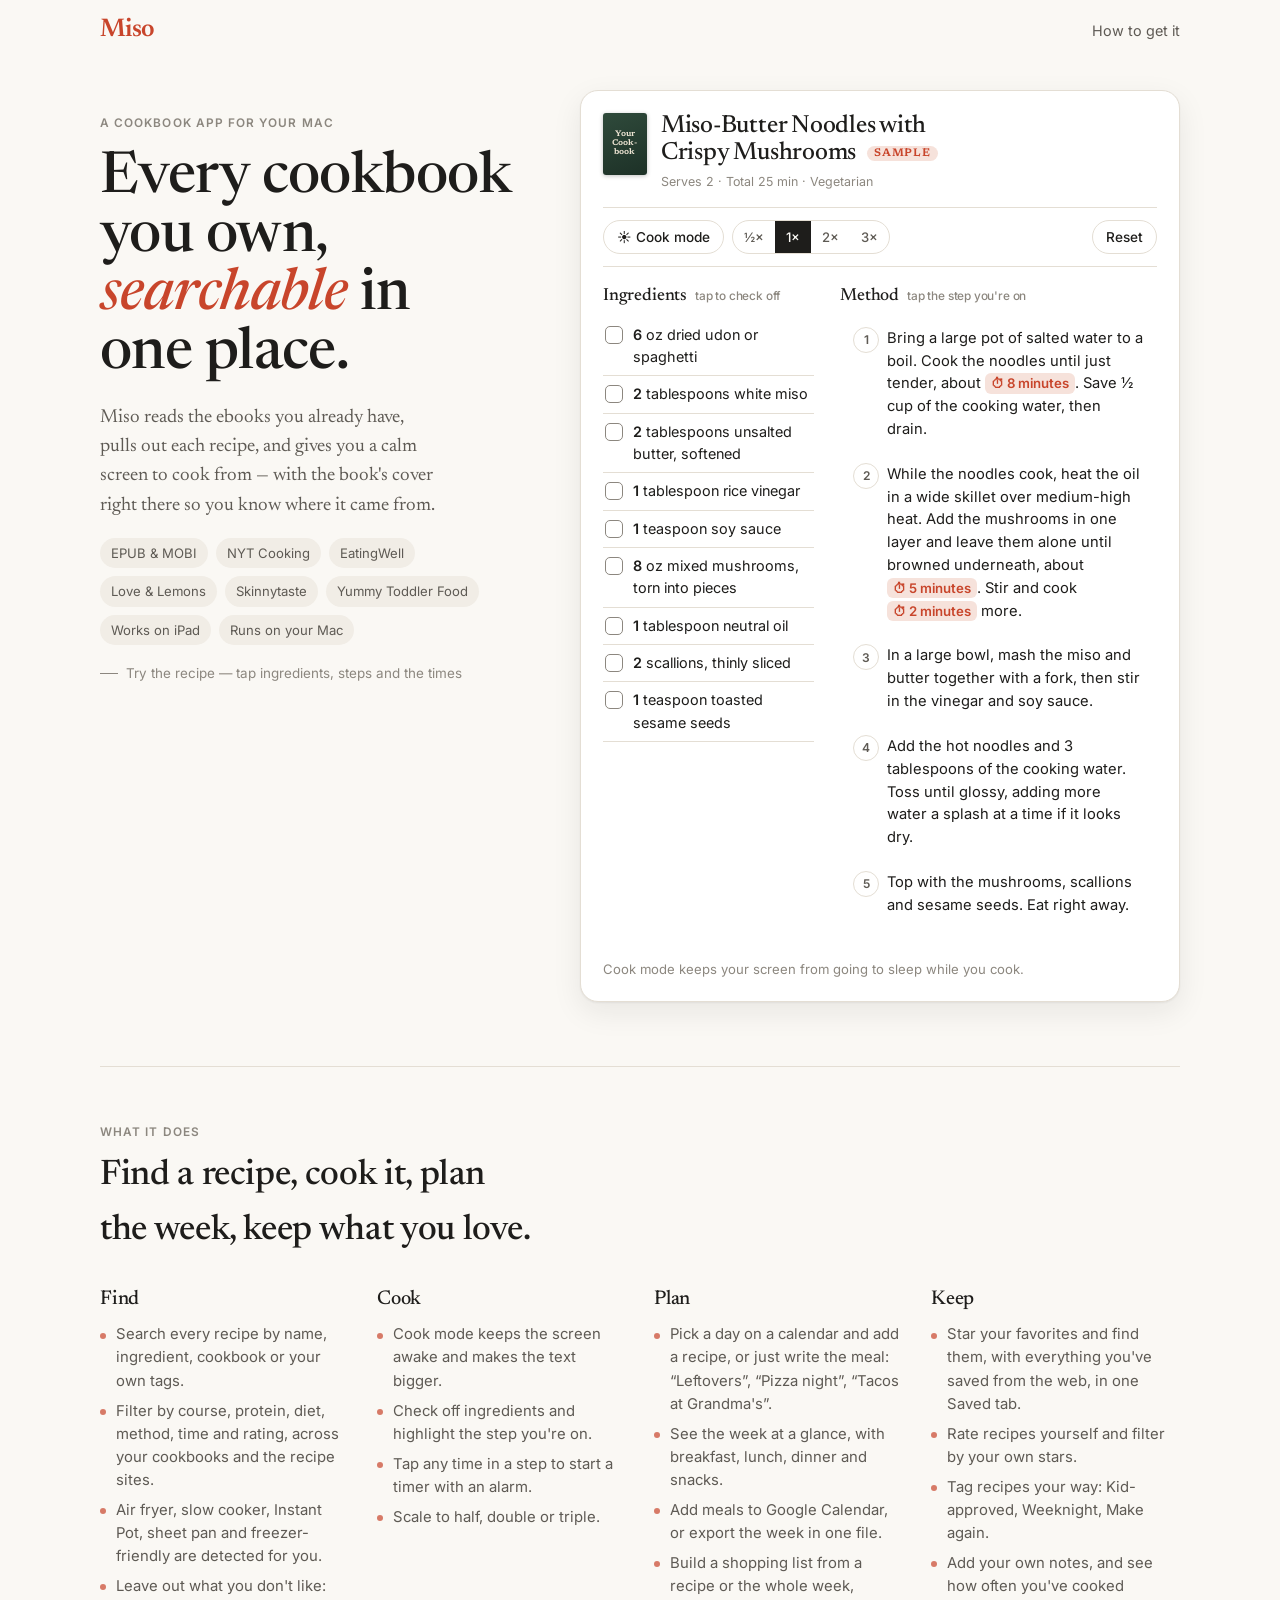
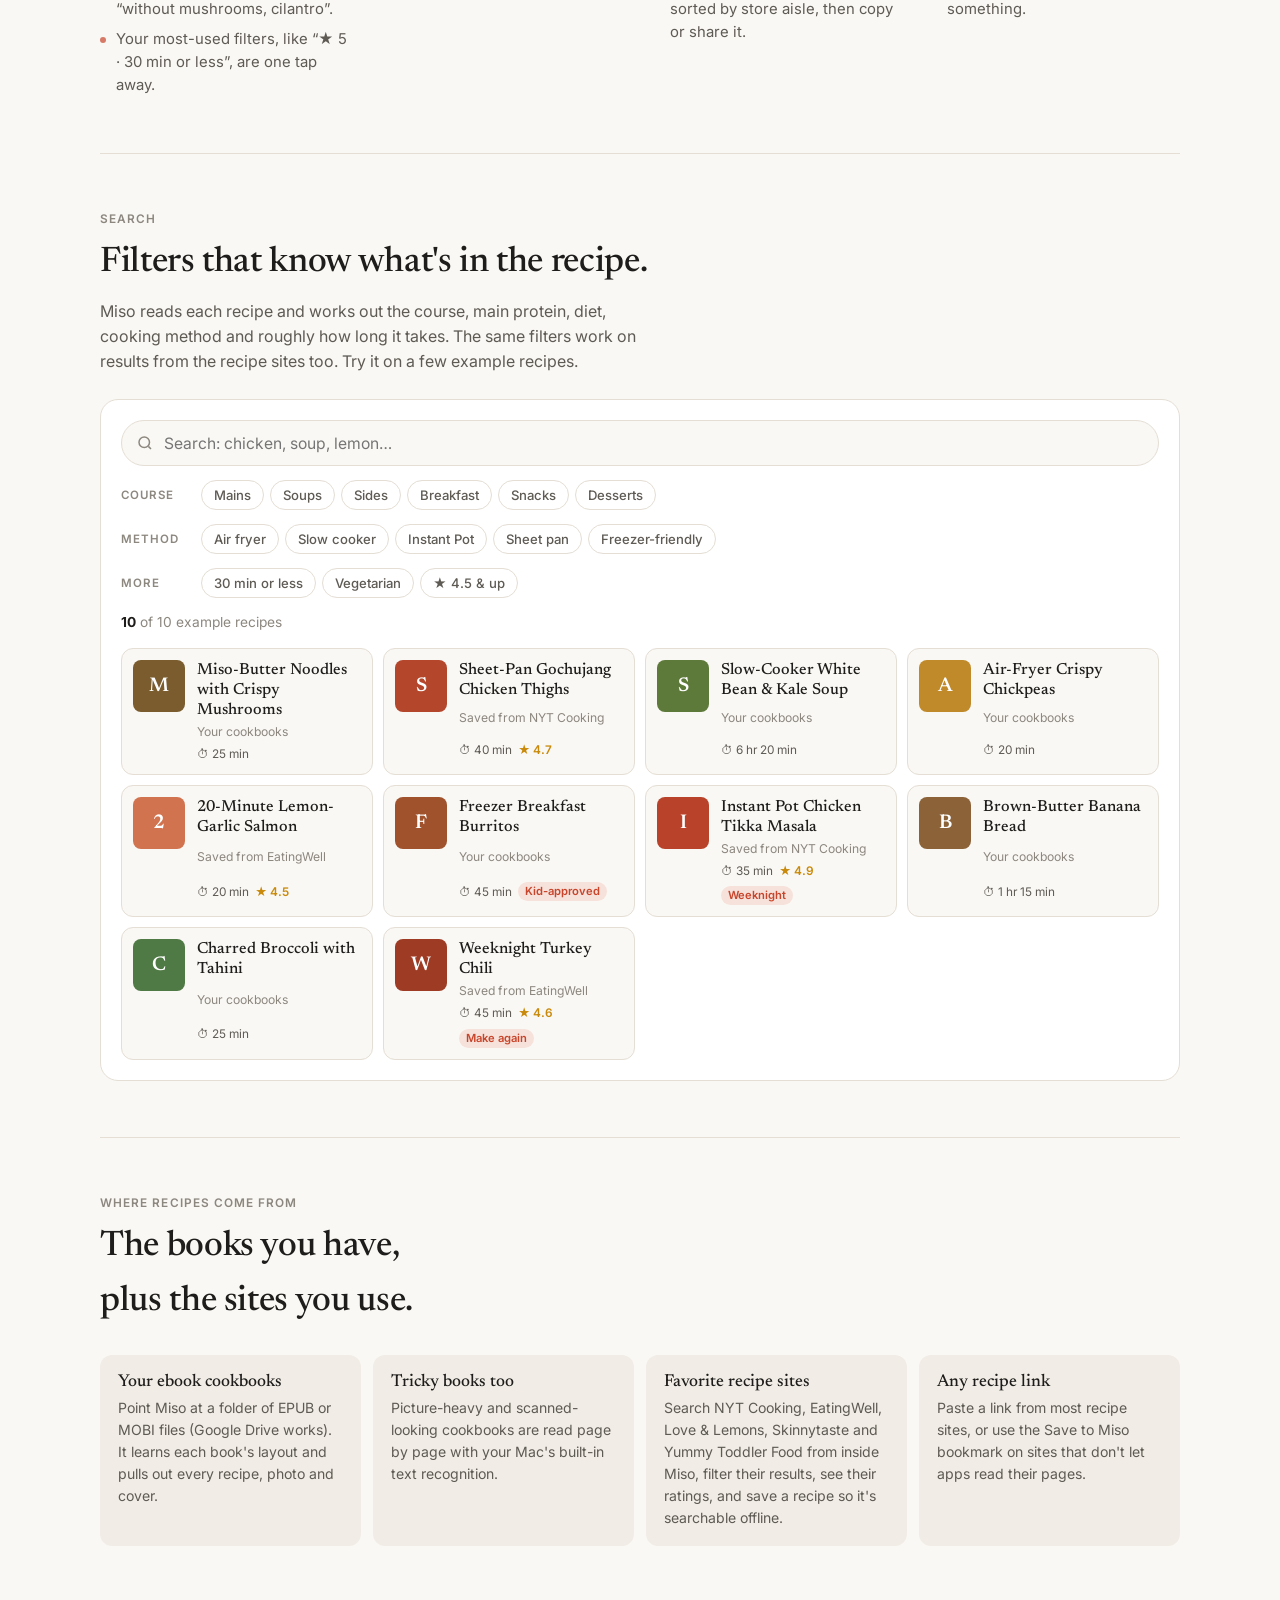
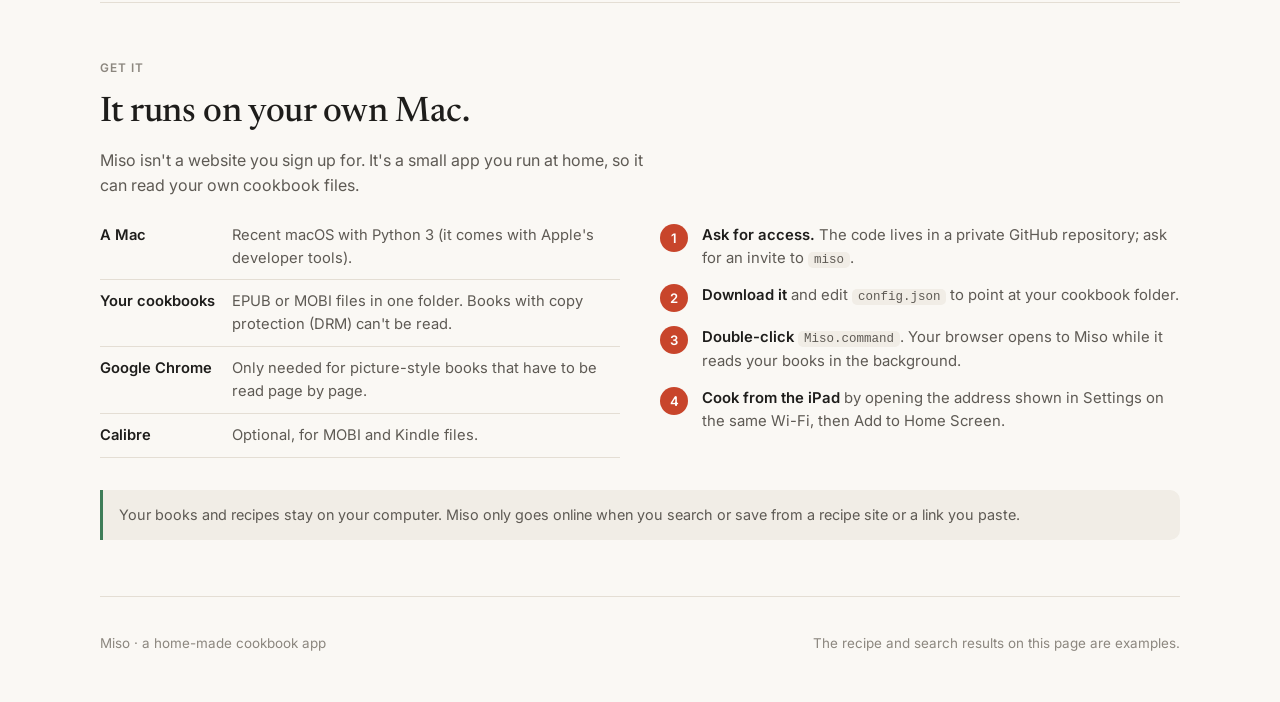
<file: docs/index.html>
<!doctype html>
<html lang="en">
<head>
<meta charset="utf-8">
<meta name="viewport" content="width=device-width, initial-scale=1, viewport-fit=cover">
<meta name="description" content="Miso makes every cookbook you own searchable, with a calm cook mode, shopping list and meal plan. Runs on your own Mac.">
<style>:root{color-scheme:light;padding-top:env(safe-area-inset-top,0px);padding-bottom:env(safe-area-inset-bottom,0px)}body{margin:0;font:14px system-ui,sans-serif}img{max-width:100%}[hidden]{display:none!important}</style>
<title>Miso</title>
<link rel="preconnect" href="https://fonts.googleapis.com">
<link rel="preconnect" href="https://fonts.gstatic.com" crossorigin>
<link href="https://fonts.googleapis.com/css2?family=Newsreader:ital,opsz,wght@0,6..72,400;0,6..72,500;0,6..72,600;1,6..72,400&family=Inter:wght@400;500;600&display=swap" rel="stylesheet">
<style>
/* Layout: a product page that opens on the working cook view; then search, sources, and how to get it — one column of sections, hero split in two on wide screens. */
:root {
  --paper: #FAF8F4;
  --surface: #FFFFFF;
  --sunk: #F1EDE6;
  --ink: #1E1D1B;
  --ink-2: #5E5A54;
  --ink-3: #8C877F;
  --line: #E4DED4;
  --tomato: #C8452B;
  --tomato-soft: #F6E2DB;
  --current: #FFF2CC;
  --current-line: #DB9A13;
  --ok: #3F7D58;
  --star: #C98A0B;
  --display: "Newsreader", "Iowan Old Style", Georgia, serif;
  --body: "Inter", -apple-system, system-ui, sans-serif;
  --r: 12px;
  --shadow: 0 1px 2px rgba(30, 29, 27, .06), 0 10px 30px rgba(30, 29, 27, .08);
}
@media (prefers-color-scheme: dark) {
  :root:not([data-theme="light"]) {
    --paper: #161513; --surface: #1F1E1B; --sunk: #282521; --ink: #F1ECE4; --ink-2: #BAB3A8; --ink-3: #868075;
    --line: #36322C; --tomato: #E8694C; --tomato-soft: #3B261F; --current: #3A3220; --current-line: #E3A21A;
    --ok: #7FBF97; --star: #E0A021; --shadow: 0 1px 2px rgba(0,0,0,.35), 0 10px 30px rgba(0,0,0,.35); color-scheme: dark;
  }
}
:root[data-theme="dark"] {
  --paper: #161513; --surface: #1F1E1B; --sunk: #282521; --ink: #F1ECE4; --ink-2: #BAB3A8; --ink-3: #868075;
  --line: #36322C; --tomato: #E8694C; --tomato-soft: #3B261F; --current: #3A3220; --current-line: #E3A21A;
  --ok: #7FBF97; --star: #E0A021; --shadow: 0 1px 2px rgba(0,0,0,.35), 0 10px 30px rgba(0,0,0,.35); color-scheme: dark;
}

* { box-sizing: border-box; }
body { background: var(--paper); color: var(--ink); font: 15px/1.55 var(--body); -webkit-font-smoothing: antialiased; }
.wrap { max-width: 1120px; margin: 0 auto; padding-inline: 20px; }
h1, h2, h3 { font-family: var(--display); font-weight: 500; letter-spacing: -.01em; margin: 0; text-wrap: balance; }
p { margin: 0; }
button { font: inherit; color: inherit; background: none; border: 0; padding: 0; cursor: pointer; }
button:focus-visible, input:focus-visible { outline: 2px solid var(--tomato); outline-offset: 2px; }
.eyebrow { font-size: .74rem; font-weight: 600; text-transform: uppercase; letter-spacing: .09em; color: var(--ink-3); }

/* ---------- top ---------- */
.top { display: flex; align-items: center; justify-content: space-between; padding-block: 18px; }
.brand { font: 600 1.6rem/1 var(--display); color: var(--tomato); letter-spacing: -.02em; }
.top a { color: var(--ink-2); font-size: .9rem; text-decoration: none; }
.top a:hover { color: var(--ink); }

/* ---------- hero ---------- */
.hero { display: grid; grid-template-columns: minmax(0, .9fr) minmax(0, 1.25fr); gap: 48px; align-items: start; padding-block: 28px 64px; }
.pitch { padding-top: 24px; display: grid; gap: 18px; }
.pitch h1 { font-size: clamp(2.4rem, 5vw, 3.6rem); line-height: 1.02; }
.pitch h1 em { font-style: italic; color: var(--tomato); }
.pitch .lede { font: 400 1.18rem/1.55 var(--display); color: var(--ink-2); max-width: 34ch; }
.facts { display: flex; flex-wrap: wrap; gap: 8px; }
.facts span { font-size: .82rem; color: var(--ink-2); background: var(--sunk); padding: 5px 11px; border-radius: 999px; }
.hint { font-size: .84rem; color: var(--ink-3); display: flex; gap: 8px; align-items: center; }
.hint::before { content: ""; width: 18px; height: 1px; background: var(--ink-3); }
@media (max-width: 900px) { .hero { grid-template-columns: 1fr; gap: 28px; } .pitch { padding-top: 0; } }

/* ---------- demo recipe ---------- */
.recipe { background: var(--surface); border: 1px solid var(--line); border-radius: 18px; box-shadow: var(--shadow); padding: 22px; display: grid; gap: 16px; min-width: 0; }
.r-head { display: flex; gap: 14px; align-items: flex-start; }
.r-head .thumb { width: 44px; height: 62px; border-radius: 3px; flex: none; display: grid; place-items: center; text-align: center; padding: 4px;
  background: linear-gradient(160deg, #2F4A3B, #1D3127); color: #EDE4D3; font: 600 .5rem/1.15 var(--display); box-shadow: 0 1px 4px rgba(0,0,0,.25); }
.r-head h2 { font-size: 1.55rem; line-height: 1.12; }
.r-head small { display: block; font-size: .78rem; color: var(--ink-3); margin-top: 4px; }
.sample { font-size: .68rem; font-weight: 600; text-transform: uppercase; letter-spacing: .08em; color: var(--tomato); background: var(--tomato-soft); padding: 2px 7px; border-radius: 999px; margin-left: 6px; vertical-align: 3px; }
.toolbar { display: flex; flex-wrap: wrap; gap: 8px; align-items: center; padding-block: 12px; border-block: 1px solid var(--line); }
.toolbar .sep { flex: 1; }
.btn { display: inline-flex; align-items: center; gap: 6px; height: 34px; padding: 0 13px; border-radius: 999px; border: 1px solid var(--line); background: var(--surface); font-size: .85rem; font-weight: 500; }
.btn:hover { border-color: var(--ink-3); }
.btn.on { background: var(--tomato-soft); border-color: var(--tomato); color: var(--tomato); }
.scale { display: inline-flex; border: 1px solid var(--line); border-radius: 999px; overflow: hidden; }
.scale button { height: 32px; padding: 0 11px; font-size: .82rem; font-weight: 500; color: var(--ink-2); }
.scale button[aria-pressed="true"] { background: var(--ink); color: var(--paper); }
.cols { display: grid; grid-template-columns: minmax(0, 1fr) minmax(0, 1.5fr); gap: 26px; }
@media (max-width: 640px) { .cols { grid-template-columns: 1fr; } }
.cols h3 { font-size: 1.1rem; margin-bottom: 6px; display: flex; gap: 8px; align-items: baseline; }
.cols h3 small { font: 500 .74rem var(--body); color: var(--ink-3); }
.ings { list-style: none; margin: 0; padding: 0; }
.ings li { display: flex; gap: 10px; padding: 7px 2px; border-bottom: 1px solid var(--line); cursor: pointer; user-select: none; font-size: .9rem; }
.ings .box { width: 18px; height: 18px; flex: none; border: 1.5px solid var(--ink-3); border-radius: 5px; margin-top: 2px; display: grid; place-items: center; }
.ings li.done { color: var(--ink-3); }
.ings li.done .t { text-decoration: line-through; }
.ings li.done .box { background: var(--ok); border-color: var(--ok); }
.ings li.done .box::after { content: ""; width: 4px; height: 9px; border: solid #fff; border-width: 0 2px 2px 0; transform: rotate(45deg) translate(-1px, -1px); }
.q { font-weight: 600; }
.steps { list-style: none; margin: 0; padding: 0; counter-reset: s; display: grid; gap: 2px; }
.steps li { position: relative; padding: 10px 12px 10px 44px; border-radius: 10px; border-left: 3px solid transparent; cursor: pointer; font-size: .92rem; line-height: 1.55; transition: background .2s, opacity .2s; }
.steps li::before { counter-increment: s; content: counter(s); position: absolute; left: 10px; top: 10px; width: 24px; height: 24px; border-radius: 50%; border: 1.5px solid var(--line); display: grid; place-items: center; font: 600 .75rem var(--body); color: var(--ink-2); }
.steps li:hover { background: var(--sunk); }
.steps li.cur { background: var(--current); border-left-color: var(--current-line); }
.steps li.cur::before { background: var(--current-line); border-color: var(--current-line); color: #fff; }
.steps li.past { opacity: .45; }
.steps li.past::before { content: "✓"; background: var(--ok); border-color: var(--ok); color: #fff; }
body.cooking .steps li { font-size: 1.04rem; }
.tmr { display: inline-flex; gap: 3px; align-items: center; padding: 0 6px; border-radius: 6px; background: var(--tomato-soft); color: var(--tomato); font-weight: 600; font-size: .9em; white-space: nowrap; cursor: pointer; }
.tmr:hover { background: var(--tomato); color: #fff; }
.stepper { display: flex; align-items: center; justify-content: space-between; gap: 8px; background: var(--ink); color: var(--paper); border-radius: 999px; padding: 5px; }
.stepper button { height: 38px; padding: 0 16px; border-radius: 999px; font-weight: 600; font-size: .88rem; }
.stepper button:hover { background: rgba(127,127,127,.25); }
.stepper span { font-size: .84rem; opacity: .8; font-variant-numeric: tabular-nums; }
.timers { display: flex; flex-wrap: wrap; gap: 8px; }
.timer { display: inline-flex; align-items: center; gap: 10px; padding: 5px 6px 5px 12px; border-radius: 999px; background: var(--sunk); font-variant-numeric: tabular-nums; }
.timer b { font-size: 1.02rem; min-width: 52px; }
.timer small { font-size: .78rem; color: var(--ink-3); }
.timer button { width: 26px; height: 26px; border-radius: 50%; font-size: .8rem; color: var(--ink-2); }
.timer button:hover { background: var(--line); }
.timer.ring { background: var(--tomato); color: #fff; }
.timer.ring small, .timer.ring button { color: #fff; }
.note { font-size: .82rem; color: var(--ink-3); }

/* ---------- sections ---------- */
section.block { padding-block: 56px; border-top: 1px solid var(--line); display: grid; gap: 26px; }
.block-head { display: grid; gap: 8px; max-width: 62ch; }
.block-head h2 { font-size: clamp(1.7rem, 3vw, 2.2rem); }
.block-head p { color: var(--ink-2); font-size: 1rem; }

/* features */
.features { display: grid; grid-template-columns: repeat(4, minmax(0, 1fr)); gap: 28px; }
@media (max-width: 1040px) { .features { grid-template-columns: repeat(2, minmax(0, 1fr)); } }
@media (max-width: 820px) { .features { grid-template-columns: 1fr; gap: 22px; } }
.feature h3 { font-size: 1.25rem; margin-bottom: 8px; }
.feature ul { margin: 0; padding: 0; list-style: none; display: grid; gap: 7px; }
.feature li { color: var(--ink-2); font-size: .93rem; padding-left: 16px; position: relative; }
.feature li::before { content: ""; position: absolute; left: 0; top: .62em; width: 6px; height: 6px; border-radius: 50%; background: var(--tomato); opacity: .7; }

/* search demo */
.search-demo { background: var(--surface); border: 1px solid var(--line); border-radius: 18px; padding: 20px; display: grid; gap: 14px; min-width: 0; }
.sbox { position: relative; }
.sbox input { width: 100%; height: 46px; border-radius: 999px; border: 1px solid var(--line); background: var(--paper); padding: 0 18px 0 42px; font: inherit; font-size: .98rem; color: var(--ink); outline: none; }
.sbox input:focus { border-color: var(--ink-3); }
.sbox svg { position: absolute; left: 15px; top: 50%; transform: translateY(-50%); color: var(--ink-3); }
.chips { display: flex; flex-wrap: wrap; gap: 6px; }
.chip { height: 30px; padding: 0 12px; border-radius: 999px; border: 1px solid var(--line); font-size: .82rem; font-weight: 500; color: var(--ink-2); background: var(--surface); }
.chip:hover { border-color: var(--ink-3); }
.chip[aria-pressed="true"] { background: var(--ink); color: var(--paper); border-color: var(--ink); }
.chip-group { display: flex; flex-wrap: wrap; gap: 6px; align-items: center; }
.chip-group > span { font-size: .72rem; font-weight: 600; text-transform: uppercase; letter-spacing: .08em; color: var(--ink-3); width: 74px; }
.count { font-size: .86rem; color: var(--ink-3); }
.count b { color: var(--ink); }
.results { display: grid; grid-template-columns: repeat(auto-fill, minmax(250px, 1fr)); gap: 10px; }
.card { display: flex; gap: 12px; padding: 11px; border-radius: var(--r); border: 1px solid var(--line); background: var(--paper); min-width: 0; }
.card .thumb { width: 52px; height: 52px; border-radius: 8px; flex: none; display: grid; place-items: center; font: 600 1.25rem var(--display); color: #fff; }
.card .body { min-width: 0; display: grid; gap: 3px; }
.card h4 { margin: 0; font: 500 1rem/1.25 var(--display); }
.card .src { font-size: .76rem; color: var(--ink-3); }
.card .meta { display: flex; flex-wrap: wrap; gap: 6px; align-items: center; font-size: .74rem; color: var(--ink-2); }
.stars { color: var(--star); font-weight: 600; }
.tag { font-size: .7rem; font-weight: 600; padding: 1px 7px; border-radius: 999px; background: var(--tomato-soft); color: var(--tomato); }
.empty { color: var(--ink-3); font-size: .9rem; padding: 10px 0; }

/* sources */
.sources { display: grid; grid-template-columns: repeat(auto-fit, minmax(220px, 1fr)); gap: 12px; }
.source { padding: 18px; border-radius: var(--r); background: var(--sunk); display: grid; gap: 6px; align-content: start; }
.source b { font: 500 1.08rem var(--display); }
.source p { font-size: .88rem; color: var(--ink-2); }

/* get it */
.getit { display: grid; grid-template-columns: minmax(0, 1fr) minmax(0, 1fr); gap: 40px; align-items: start; }
@media (max-width: 820px) { .getit { grid-template-columns: 1fr; gap: 24px; } }
.needs { list-style: none; margin: 0; padding: 0; display: grid; gap: 10px; }
.needs li { display: grid; grid-template-columns: 120px minmax(0, 1fr); gap: 12px; font-size: .92rem; padding-bottom: 10px; border-bottom: 1px solid var(--line); }
.needs li b { font-weight: 600; }
.needs li span { color: var(--ink-2); }
@media (max-width: 480px) { .needs li { grid-template-columns: 1fr; gap: 2px; } }
.how { counter-reset: h; list-style: none; margin: 0; padding: 0; display: grid; gap: 14px; }
.how li { counter-increment: h; display: grid; grid-template-columns: 30px minmax(0, 1fr); gap: 12px; font-size: .93rem; color: var(--ink-2); }
.how li::before { content: counter(h); width: 28px; height: 28px; border-radius: 50%; background: var(--tomato); color: #fff; display: grid; place-items: center; font: 600 .82rem var(--body); }
.how li b { color: var(--ink); font-weight: 600; }
code { font-family: ui-monospace, "SF Mono", Menlo, monospace; font-size: .84em; background: var(--sunk); padding: 1px 6px; border-radius: 5px; overflow-wrap: anywhere; }
.privacy { margin-top: 6px; padding: 14px 16px; border-left: 3px solid var(--ok); background: var(--sunk); border-radius: 0 10px 10px 0; font-size: .9rem; color: var(--ink-2); }
footer { padding-block: 36px 48px; border-top: 1px solid var(--line); color: var(--ink-3); font-size: .84rem; display: flex; flex-wrap: wrap; gap: 8px 20px; justify-content: space-between; }

@media (prefers-reduced-motion: reduce) { * { transition: none !important; animation: none !important; } }
</style>
</head>
<body>
<div class="wrap">
  <header class="top">
    <span class="brand">Miso</span>
    <a href="#get">How to get it</a>
  </header>

  <section class="hero">
    <div class="pitch">
      <span class="eyebrow">A cookbook app for your Mac</span>
      <h1>Every cookbook you own, <em>searchable</em> in one place.</h1>
      <p class="lede">Miso reads the ebooks you already have, pulls out each recipe, and gives you a calm screen to cook from — with the book's cover right there so you know where it came from.</p>
      <div class="facts"><span>EPUB &amp; MOBI</span><span>NYT Cooking</span><span>EatingWell</span><span>Love &amp; Lemons</span><span>Skinnytaste</span><span>Yummy Toddler Food</span><span>Works on iPad</span><span>Runs on your Mac</span></div>
      <p class="hint">Try the recipe — tap ingredients, steps and the times</p>
    </div>

    <article class="recipe" aria-label="Sample recipe in Miso's cook view">
      <div class="r-head">
        <div class="thumb" aria-hidden="true">Your Cook&shy;book</div>
        <div>
          <h2>Miso-Butter Noodles with Crispy Mushrooms <span class="sample">Sample</span></h2>
          <small>Serves 2 · Total 25 min · Vegetarian</small>
        </div>
      </div>

      <div class="toolbar">
        <button class="btn" id="cookBtn" type="button" aria-pressed="false">☀ Cook mode</button>
        <div class="scale" role="group" aria-label="Scale the recipe">
          <button type="button" data-f="0.5" aria-pressed="false">½×</button>
          <button type="button" data-f="1" aria-pressed="true">1×</button>
          <button type="button" data-f="2" aria-pressed="false">2×</button>
          <button type="button" data-f="3" aria-pressed="false">3×</button>
        </div>
        <span class="sep"></span>
        <button class="btn" id="resetBtn" type="button">Reset</button>
      </div>

      <div class="cols">
        <div>
          <h3>Ingredients <small>tap to check off</small></h3>
          <ul class="ings" id="ings"></ul>
        </div>
        <div>
          <h3>Method <small>tap the step you're on</small></h3>
          <ol class="steps" id="steps"></ol>
        </div>
      </div>

      <div class="stepper" id="stepper" hidden>
        <button type="button" id="prevBtn">← Back</button>
        <span id="stepLabel">5 steps</span>
        <button type="button" id="nextBtn">Next →</button>
      </div>
      <div class="timers" id="timers" aria-live="polite"></div>
      <p class="note" id="wakeNote">Cook mode keeps your screen from going to sleep while you cook.</p>
    </article>
  </section>

  <section class="block">
    <div class="block-head">
      <span class="eyebrow">What it does</span>
      <h2>Find a recipe, cook it, plan the week, keep what you love.</h2>
    </div>
    <div class="features">
      <div class="feature">
        <h3>Find</h3>
        <ul>
          <li>Search every recipe by name, ingredient, cookbook or your own tags.</li>
          <li>Filter by course, protein, diet, method, time and rating, across your cookbooks and the recipe sites.</li>
          <li>Air fryer, slow cooker, Instant Pot, sheet pan and freezer-friendly are detected for you.</li>
          <li>Leave out what you don't like: “without mushrooms, cilantro”.</li>
          <li>Your most-used filters, like “★ 5 · 30 min or less”, are one tap away.</li>
        </ul>
      </div>
      <div class="feature">
        <h3>Cook</h3>
        <ul>
          <li>Cook mode keeps the screen awake and makes the text bigger.</li>
          <li>Check off ingredients and highlight the step you're on.</li>
          <li>Tap any time in a step to start a timer with an alarm.</li>
          <li>Scale to half, double or triple.</li>
        </ul>
      </div>
      <div class="feature">
        <h3>Plan</h3>
        <ul>
          <li>Pick a day on a calendar and add a recipe, or just write the meal: “Leftovers”, “Pizza night”, “Tacos at Grandma's”.</li>
          <li>See the week at a glance, with breakfast, lunch, dinner and snacks.</li>
          <li>Add meals to Google Calendar, or export the week in one file.</li>
          <li>Build a shopping list from a recipe or the whole week, sorted by store aisle, then copy or share it.</li>
        </ul>
      </div>
      <div class="feature">
        <h3>Keep</h3>
        <ul>
          <li>Star your favorites and find them, with everything you've saved from the web, in one Saved tab.</li>
          <li>Rate recipes yourself and filter by your own stars.</li>
          <li>Tag recipes your way: Kid-approved, Weeknight, Make again.</li>
          <li>Add your own notes, and see how often you've cooked something.</li>
        </ul>
      </div>
    </div>
  </section>

  <section class="block">
    <div class="block-head">
      <span class="eyebrow">Search</span>
      <h2>Filters that know what's in the recipe.</h2>
      <p>Miso reads each recipe and works out the course, main protein, diet, cooking method and roughly how long it takes. The same filters work on results from the recipe sites too. Try it on a few example recipes.</p>
    </div>
    <div class="search-demo">
      <div class="sbox">
        <svg width="18" height="18" viewBox="0 0 24 24" fill="none" stroke="currentColor" stroke-width="2" aria-hidden="true"><circle cx="11" cy="11" r="7"/><path d="m20 20-3.5-3.5"/></svg>
        <input id="sq" type="search" placeholder="Search: chicken, soup, lemon…" autocomplete="off" aria-label="Search example recipes">
      </div>
      <div class="chip-group" id="g-course"><span>Course</span></div>
      <div class="chip-group" id="g-method"><span>Method</span></div>
      <div class="chip-group" id="g-more"><span>More</span></div>
      <div class="count" id="scount"></div>
      <div class="results" id="sres"></div>
    </div>
  </section>

  <section class="block">
    <div class="block-head">
      <span class="eyebrow">Where recipes come from</span>
      <h2>The books you have, plus the sites you use.</h2>
    </div>
    <div class="sources">
      <div class="source"><b>Your ebook cookbooks</b><p>Point Miso at a folder of EPUB or MOBI files (Google Drive works). It learns each book's layout and pulls out every recipe, photo and cover.</p></div>
      <div class="source"><b>Tricky books too</b><p>Picture-heavy and scanned-looking cookbooks are read page by page with your Mac's built-in text recognition.</p></div>
      <div class="source"><b>Favorite recipe sites</b><p>Search NYT Cooking, EatingWell, Love &amp; Lemons, Skinnytaste and Yummy Toddler Food from inside Miso, filter their results, see their ratings, and save a recipe so it's searchable offline.</p></div>
      <div class="source"><b>Any recipe link</b><p>Paste a link from most recipe sites, or use the Save to Miso bookmark on sites that don't let apps read their pages.</p></div>
    </div>
  </section>

  <section class="block" id="get">
    <div class="block-head">
      <span class="eyebrow">Get it</span>
      <h2>It runs on your own Mac.</h2>
      <p>Miso isn't a website you sign up for. It's a small app you run at home, so it can read your own cookbook files.</p>
    </div>
    <div class="getit">
      <ul class="needs">
        <li><b>A Mac</b><span>Recent macOS with Python 3 (it comes with Apple's developer tools).</span></li>
        <li><b>Your cookbooks</b><span>EPUB or MOBI files in one folder. Books with copy protection (DRM) can't be read.</span></li>
        <li><b>Google Chrome</b><span>Only needed for picture-style books that have to be read page by page.</span></li>
        <li><b>Calibre</b><span>Optional, for MOBI and Kindle files.</span></li>
      </ul>
      <ol class="how">
        <li><span><b>Ask for access.</b> The code lives in a private GitHub repository; ask for an invite to <code>miso</code>.</span></li>
        <li><span><b>Download it</b> and edit <code>config.json</code> to point at your cookbook folder.</span></li>
        <li><span><b>Double-click</b> <code>Miso.command</code>. Your browser opens to Miso while it reads your books in the background.</span></li>
        <li><span><b>Cook from the iPad</b> by opening the address shown in Settings on the same Wi-Fi, then Add to Home Screen.</span></li>
      </ol>
    </div>
    <p class="privacy">Your books and recipes stay on your computer. Miso only goes online when you search or save from a recipe site or a link you paste.</p>
  </section>

  <footer>
    <span>Miso · a home-made cookbook app</span>
    <span>The recipe and search results on this page are examples.</span>
  </footer>
</div>

<script>
(() => {
  "use strict";
  const $ = (s, el = document) => el.querySelector(s);
  const $$ = (s, el = document) => [...el.querySelectorAll(s)];
  const esc = (s) => String(s).replace(/[&<>"]/g, (c) => ({ "&": "&amp;", "<": "&lt;", ">": "&gt;", '"': "&quot;" }[c]));

  /* ---------------- sample recipe (written for this page) ---------------- */
  const ING = [
    [6, "oz dried udon or spaghetti"],
    [2, "tablespoons white miso"],
    [2, "tablespoons unsalted butter, softened"],
    [1, "tablespoon rice vinegar"],
    [1, "teaspoon soy sauce"],
    [8, "oz mixed mushrooms, torn into pieces"],
    [1, "tablespoon neutral oil"],
    [2, "scallions, thinly sliced"],
    [1, "teaspoon toasted sesame seeds"],
  ];
  const STEPS = [
    "Bring a large pot of salted water to a boil. Cook the noodles until just tender, about 8 minutes. Save ½ cup of the cooking water, then drain.",
    "While the noodles cook, heat the oil in a wide skillet over medium-high heat. Add the mushrooms in one layer and leave them alone until browned underneath, about 5 minutes. Stir and cook 2 minutes more.",
    "In a large bowl, mash the miso and butter together with a fork, then stir in the vinegar and soy sauce.",
    "Add the hot noodles and 3 tablespoons of the cooking water. Toss until glossy, adding more water a splash at a time if it looks dry.",
    "Top with the mushrooms, scallions and sesame seeds. Eat right away.",
  ];
  const state = { scale: 1, done: new Set(), step: -1, cooking: false };

  const FR = [[0, ""], [1 / 8, "⅛"], [1 / 4, "¼"], [1 / 3, "⅓"], [1 / 2, "½"], [2 / 3, "⅔"], [3 / 4, "¾"], [1, ""]];
  function fmt(n) {
    const w = Math.floor(n + 1e-9), f = n - w;
    let best = FR[0];
    for (const o of FR) if (Math.abs(f - o[0]) < Math.abs(f - best[0])) best = o;
    const whole = best[0] === 1 ? w + 1 : w;
    return (whole ? String(whole) : "") + best[1] || "0";
  }
  function plural(text, n) {
    if (n <= 1) return text;
    return text.replace(/^(tablespoon|teaspoon|scallion)(?!s)/, "$1s");
  }

  function renderIngs() {
    $("#ings").innerHTML = ING.map(([q, t], i) => {
      const n = q * state.scale;
      return `<li data-i="${i}" class="${state.done.has(i) ? "done" : ""}"><span class="box"></span><span class="t"><span class="q">${fmt(n)}</span> ${esc(plural(t, n))}</span></li>`;
    }).join("");
  }
  const TIME = /(\d+)\s*(minutes?)/g;
  function renderSteps() {
    $("#steps").innerHTML = STEPS.map((s, i) => {
      const cls = i === state.step ? "cur" : i < state.step ? "past" : "";
      const html = esc(s).replace(TIME, (all, n) => `<span class="tmr" data-sec="${n * 60}" role="button" tabindex="0" title="Start a ${n}-minute timer">⏱ ${all}</span>`);
      return `<li data-i="${i}" class="${cls}">${html}</li>`;
    }).join("");
    $("#stepLabel").textContent = state.step < 0 ? `${STEPS.length} steps` : `Step ${state.step + 1} of ${STEPS.length}`;
  }
  function setStep(i) {
    state.step = Math.max(-1, Math.min(STEPS.length - 1, i));
    renderSteps();
  }

  $("#ings").addEventListener("click", (e) => {
    const li = e.target.closest("li"); if (!li) return;
    const i = +li.dataset.i;
    state.done.has(i) ? state.done.delete(i) : state.done.add(i);
    li.classList.toggle("done");
  });
  $("#steps").addEventListener("click", (e) => {
    const t = e.target.closest(".tmr");
    if (t) { startTimer(+t.dataset.sec); return; }
    const li = e.target.closest("li"); if (!li) return;
    const i = +li.dataset.i;
    setStep(i === state.step ? i + 1 : i);
  });
  $("#steps").addEventListener("keydown", (e) => {
    const t = e.target.closest(".tmr");
    if (t && (e.key === "Enter" || e.key === " ")) { e.preventDefault(); startTimer(+t.dataset.sec); }
  });
  $$(".scale button").forEach((b) => b.addEventListener("click", () => {
    state.scale = +b.dataset.f;
    $$(".scale button").forEach((x) => x.setAttribute("aria-pressed", String(x === b)));
    renderIngs();
  }));
  $("#prevBtn").addEventListener("click", () => setStep(state.step - 1));
  $("#nextBtn").addEventListener("click", () => setStep(state.step + 1));
  $("#resetBtn").addEventListener("click", () => { state.done.clear(); setStep(-1); renderIngs(); });

  /* ---------------- cook mode + screen wake ---------------- */
  let lock = null;
  async function wake(on) {
    const note = $("#wakeNote");
    if (!on) { try { await lock?.release(); } catch (e) { /* already released */ } lock = null; note.textContent = "Cook mode keeps your screen from going to sleep while you cook."; return; }
    try {
      lock = await navigator.wakeLock.request("screen");
      note.textContent = "Screen will stay awake while this page is open.";
    } catch (e) {
      note.textContent = "Cook mode is on. This browser won't keep the screen awake here, but the Miso app will.";
    }
  }
  $("#cookBtn").addEventListener("click", () => {
    state.cooking = !state.cooking;
    document.body.classList.toggle("cooking", state.cooking);
    $("#cookBtn").classList.toggle("on", state.cooking);
    $("#cookBtn").setAttribute("aria-pressed", String(state.cooking));
    $("#stepper").hidden = !state.cooking;
    if (state.cooking && state.step < 0) setStep(0);
    wake(state.cooking);
  });
  document.addEventListener("visibilitychange", () => { if (state.cooking && document.visibilityState === "visible" && !lock) wake(true); });
  document.addEventListener("keydown", (e) => {
    if (!state.cooking || e.target.closest("input")) return;
    if (e.key === "ArrowRight") { e.preventDefault(); setStep(state.step + 1); }
    if (e.key === "ArrowLeft") { e.preventDefault(); setStep(state.step - 1); }
  });

  /* ---------------- timers ---------------- */
  const timers = [];
  let audio;
  const mmss = (s) => `${Math.floor(s / 60)}:${String(s % 60).padStart(2, "0")}`;
  function beep() {
    try {
      audio = audio || new (window.AudioContext || window.webkitAudioContext)();
      [0, .25, .5].forEach((d) => {
        const o = audio.createOscillator(), g = audio.createGain();
        o.frequency.value = 880; o.connect(g); g.connect(audio.destination);
        g.gain.setValueAtTime(.0001, audio.currentTime + d);
        g.gain.exponentialRampToValueAtTime(.25, audio.currentTime + d + .02);
        g.gain.exponentialRampToValueAtTime(.0001, audio.currentTime + d + .2);
        o.start(audio.currentTime + d); o.stop(audio.currentTime + d + .22);
      });
    } catch (e) { /* no audio available */ }
  }
  function startTimer(sec) {
    try { audio = audio || new (window.AudioContext || window.webkitAudioContext)(); } catch (e) { /* no audio */ }
    timers.push({ id: Math.random().toString(36).slice(2), end: Date.now() + sec * 1000, label: `${sec / 60} min` });
    drawTimers();
  }
  function drawTimers() {
    const now = Date.now();
    $("#timers").innerHTML = timers.map((t) => {
      const left = Math.max(0, Math.round((t.end - now) / 1000));
      return `<span class="timer ${left ? "" : "ring"}" data-id="${t.id}"><small>${t.label}</small><b>${left ? mmss(left) : "Done!"}</b><button type="button" data-a="plus" aria-label="Add one minute">+1</button><button type="button" data-a="x" aria-label="Dismiss timer">✕</button></span>`;
    }).join("");
  }
  $("#timers").addEventListener("click", (e) => {
    const b = e.target.closest("button"); if (!b) return;
    const t = timers.find((x) => x.id === b.closest(".timer").dataset.id);
    if (b.dataset.a === "x") timers.splice(timers.indexOf(t), 1);
    else { t.end = Math.max(t.end, Date.now()) + 60000; t.rang = 0; }
    drawTimers();
  });
  setInterval(() => {
    if (!timers.length) return;
    const now = Date.now();
    timers.forEach((t) => { if (t.end <= now && (!t.rang || now - t.rang > 4000)) { t.rang = now; beep(); } });
    drawTimers();
  }, 500);

  renderIngs();
  renderSteps();

  /* ---------------- search demo (example recipes) ---------------- */
  const R = [
    { t: "Miso-Butter Noodles with Crispy Mushrooms", src: "Your cookbooks", course: "Mains", method: [], diet: ["Vegetarian"], min: 25, i: "noodles miso butter mushrooms scallions", c: "#7A5C2E" },
    { t: "Sheet-Pan Gochujang Chicken Thighs", src: "Saved from NYT Cooking", course: "Mains", method: ["Sheet pan"], diet: [], min: 40, rating: 4.7, i: "chicken thighs gochujang honey garlic", c: "#B4462C" },
    { t: "Slow-Cooker White Bean & Kale Soup", src: "Your cookbooks", course: "Soups", method: ["Slow cooker", "Freezer-friendly"], diet: ["Vegetarian", "Vegan"], min: 380, i: "white beans kale garlic lemon broth", c: "#5E7A3A" },
    { t: "Air-Fryer Crispy Chickpeas", src: "Your cookbooks", course: "Snacks", method: ["Air fryer"], diet: ["Vegetarian", "Vegan"], min: 20, i: "chickpeas olive oil paprika", c: "#C08A2A" },
    { t: "20-Minute Lemon-Garlic Salmon", src: "Saved from EatingWell", course: "Mains", method: [], diet: [], min: 20, rating: 4.5, i: "salmon lemon garlic butter parsley", c: "#D2734F" },
    { t: "Freezer Breakfast Burritos", src: "Your cookbooks", course: "Breakfast", method: ["Freezer-friendly"], diet: ["Vegetarian"], min: 45, i: "eggs tortillas black beans cheese salsa", c: "#A0522D", tag: "Kid-approved" },
    { t: "Instant Pot Chicken Tikka Masala", src: "Saved from NYT Cooking", course: "Mains", method: ["Instant Pot"], diet: [], min: 35, rating: 4.9, i: "chicken tomato cream garam masala ginger", c: "#B8432A", tag: "Weeknight" },
    { t: "Brown-Butter Banana Bread", src: "Your cookbooks", course: "Desserts", method: ["Freezer-friendly"], diet: ["Vegetarian"], min: 75, i: "bananas butter flour brown sugar eggs", c: "#8C6239" },
    { t: "Charred Broccoli with Tahini", src: "Your cookbooks", course: "Sides", method: ["Sheet pan"], diet: ["Vegetarian", "Vegan"], min: 25, i: "broccoli tahini lemon garlic", c: "#4F7A45" },
    { t: "Weeknight Turkey Chili", src: "Saved from EatingWell", course: "Soups", method: ["Freezer-friendly"], diet: [], min: 45, rating: 4.6, i: "ground turkey beans tomatoes chili powder cumin", c: "#9E3B24", tag: "Make again" },
  ];
  const sel = { course: "", method: "", quick: false, rated: false, veg: false };
  const COURSES = ["Mains", "Soups", "Sides", "Breakfast", "Snacks", "Desserts"];
  const METHODS = ["Air fryer", "Slow cooker", "Instant Pot", "Sheet pan", "Freezer-friendly"];
  const MORE = [["quick", "30 min or less"], ["veg", "Vegetarian"], ["rated", "★ 4.5 & up"]];

  const chip = (label, key, val, on) => `<button type="button" class="chip" data-k="${key}" data-v="${esc(val)}" aria-pressed="${on}">${esc(label)}</button>`;
  function drawChips() {
    $("#g-course").innerHTML = `<span>Course</span>` + COURSES.map((c) => chip(c, "course", c, sel.course === c)).join("");
    $("#g-method").innerHTML = `<span>Method</span>` + METHODS.map((m) => chip(m, "method", m, sel.method === m)).join("");
    $("#g-more").innerHTML = `<span>More</span>` + MORE.map(([k, l]) => chip(l, k, "1", sel[k])).join("");
  }
  const dur = (m) => m >= 60 ? `${Math.floor(m / 60)} hr${m % 60 ? " " + (m % 60) + " min" : ""}` : `${m} min`;
  function drawResults() {
    const q = $("#sq").value.trim().toLowerCase().split(/\s+/).filter(Boolean);
    const list = R.filter((r) => {
      const hay = (r.t + " " + r.i + " " + r.course + " " + r.method.join(" ") + " " + (r.tag || "")).toLowerCase();
      if (q.some((w) => !hay.includes(w))) return false;
      if (sel.course && r.course !== sel.course) return false;
      if (sel.method && !r.method.includes(sel.method)) return false;
      if (sel.quick && r.min > 30) return false;
      if (sel.veg && !r.diet.includes("Vegetarian")) return false;
      if (sel.rated && !(r.rating >= 4.5)) return false;
      return true;
    });
    $("#scount").innerHTML = `<b>${list.length}</b> of ${R.length} example recipes`;
    $("#sres").innerHTML = list.length ? list.map((r) => `
      <div class="card">
        <div class="thumb" style="background:${r.c}" aria-hidden="true">${esc(r.t[0])}</div>
        <div class="body">
          <h4>${esc(r.t)}</h4>
          <span class="src">${esc(r.src)}</span>
          <span class="meta"><span>⏱ ${dur(r.min)}</span>${r.rating ? `<span class="stars">★ ${r.rating.toFixed(1)}</span>` : ""}${r.tag ? `<span class="tag">${esc(r.tag)}</span>` : ""}</span>
        </div>
      </div>`).join("") : `<p class="empty">Nothing matches. Try removing a filter.</p>`;
  }
  document.querySelector(".search-demo").addEventListener("click", (e) => {
    const b = e.target.closest(".chip"); if (!b) return;
    const k = b.dataset.k;
    if (k === "course" || k === "method") sel[k] = sel[k] === b.dataset.v ? "" : b.dataset.v;
    else sel[k] = !sel[k];
    drawChips(); drawResults();
  });
  $("#sq").addEventListener("input", drawResults);
  drawChips();
  drawResults();
})();
</script>

</body>
</html>
</file>
